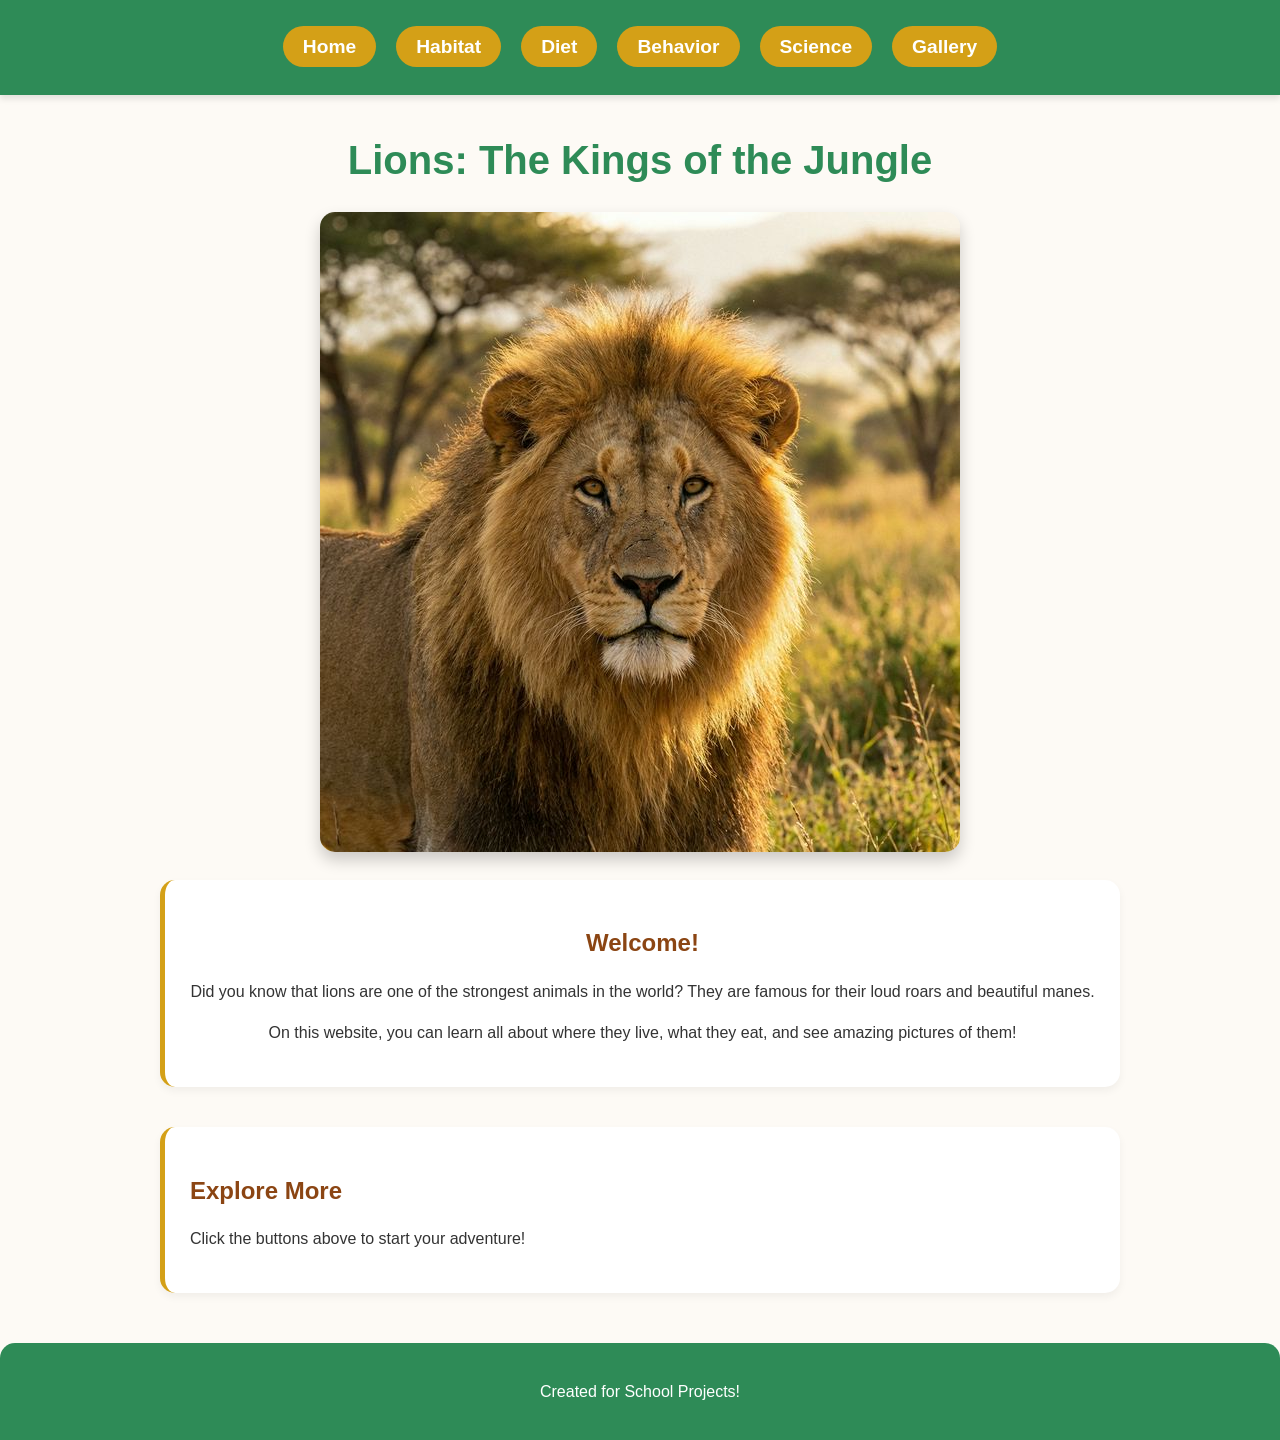
<file: index.html>
<!DOCTYPE html>
<html lang="en">

<head>
    <meta charset="UTF-8">
    <meta name="viewport" content="width=device-width, initial-scale=1.0">
    <title>Lions: Kings of the Jungle</title>
    <link rel="stylesheet" href="styles.css">
</head>

<body>

    <header>
        <nav>
            <ul>
                <li><a href="index.html">Home</a></li>
                <li><a href="habitat.html">Habitat</a></li>
                <li><a href="diet.html">Diet</a></li>
                <li><a href="behavior.html">Behavior</a></li>
                <li><a href="classification.html">Science</a></li>
                <li><a href="gallery.html">Gallery</a></li>
            </ul>
        </nav>
    </header>

    <main>
        <section class="hero">
            <h1>Lions: The Kings of the Jungle</h1>
            <!-- Image to be generated: realistic_lion_hero -->
            <img src="images/lion_hero.png" alt="A majestic male lion with a big mane looking at the camera">
            <div class="content-section">
                <h2>Welcome!</h2>
                <p>Did you know that lions are one of the strongest animals in the world? They are famous for their loud
                    roars and beautiful manes.</p>
                <p>On this website, you can learn all about where they live, what they eat, and see amazing pictures of
                    them!</p>
            </div>
        </section>

        <div class="content-section">
            <h2>Explore More</h2>
            <p>Click the buttons above to start your adventure!</p>
        </div>
    </main>

    <footer>
        <p>Created for School Projects!</p>
    </footer>

    <script src="scripts.js"></script>
</body>

</html>
</file>
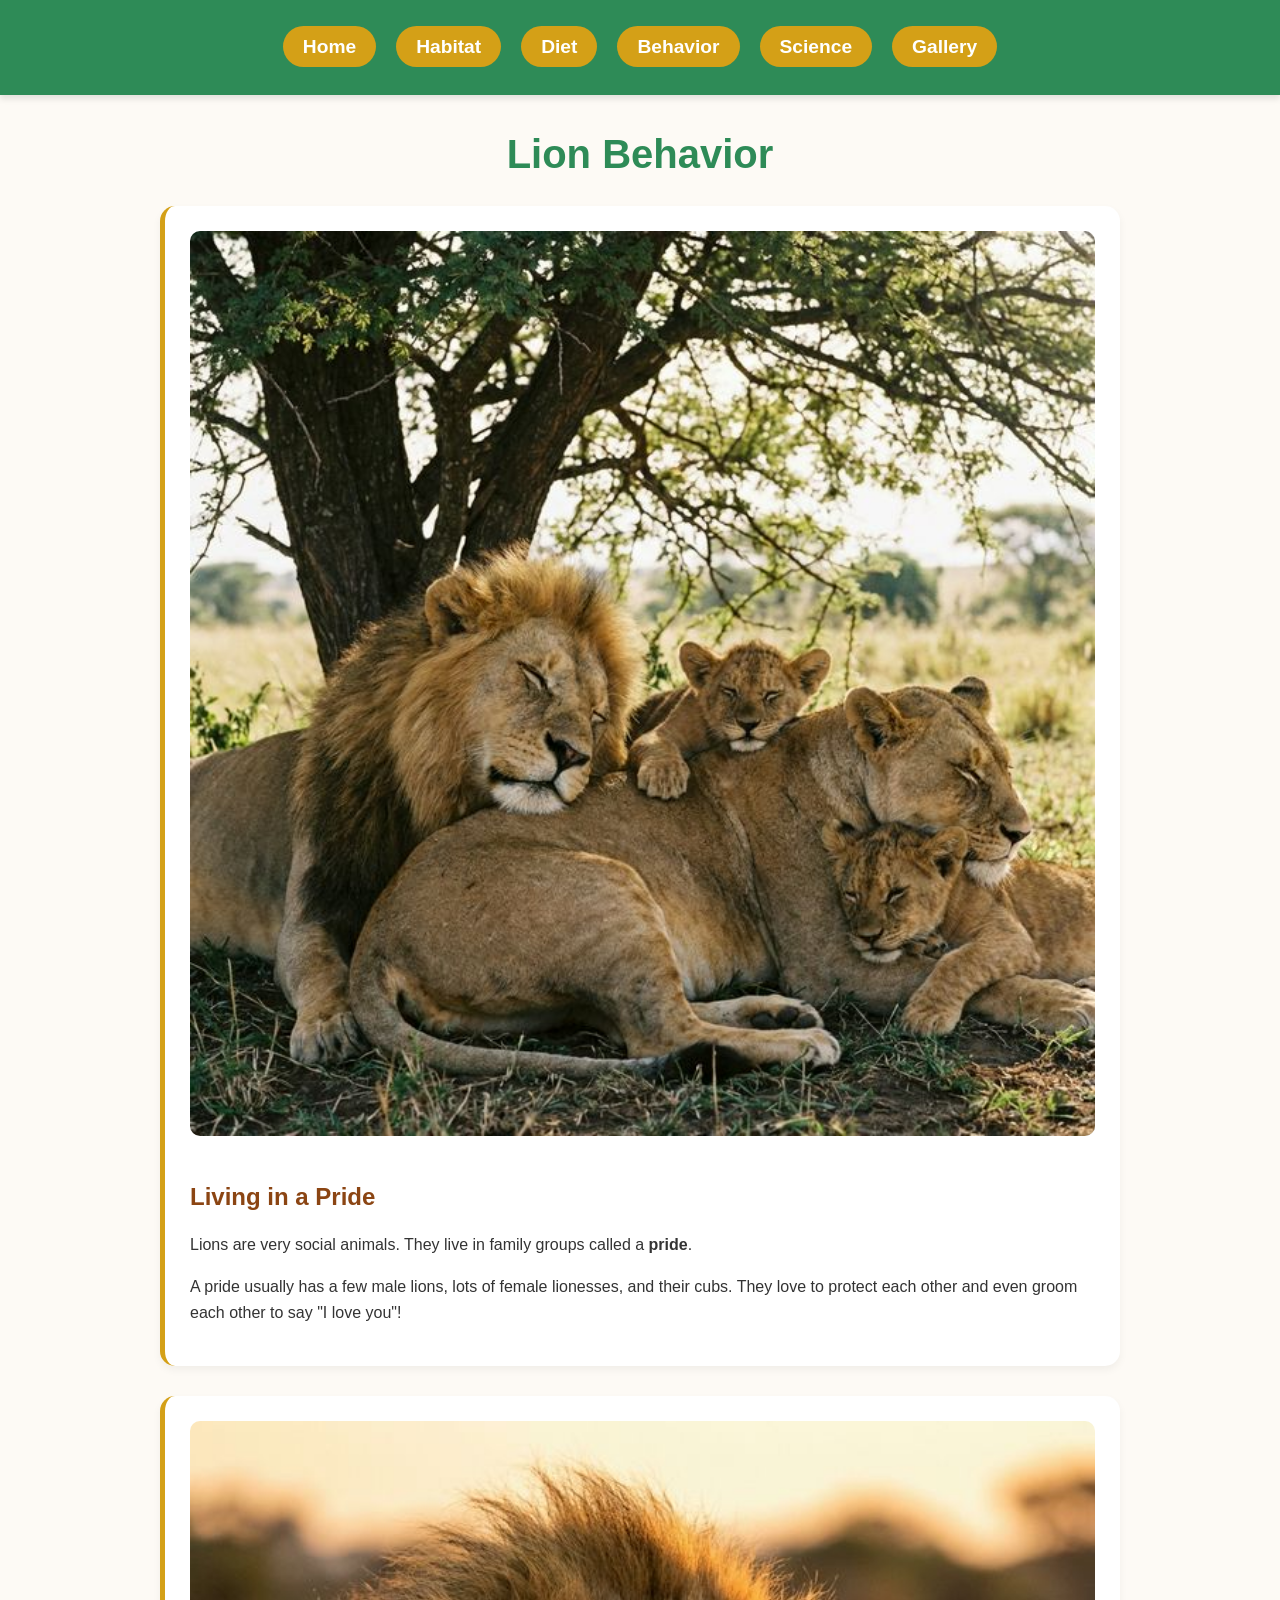
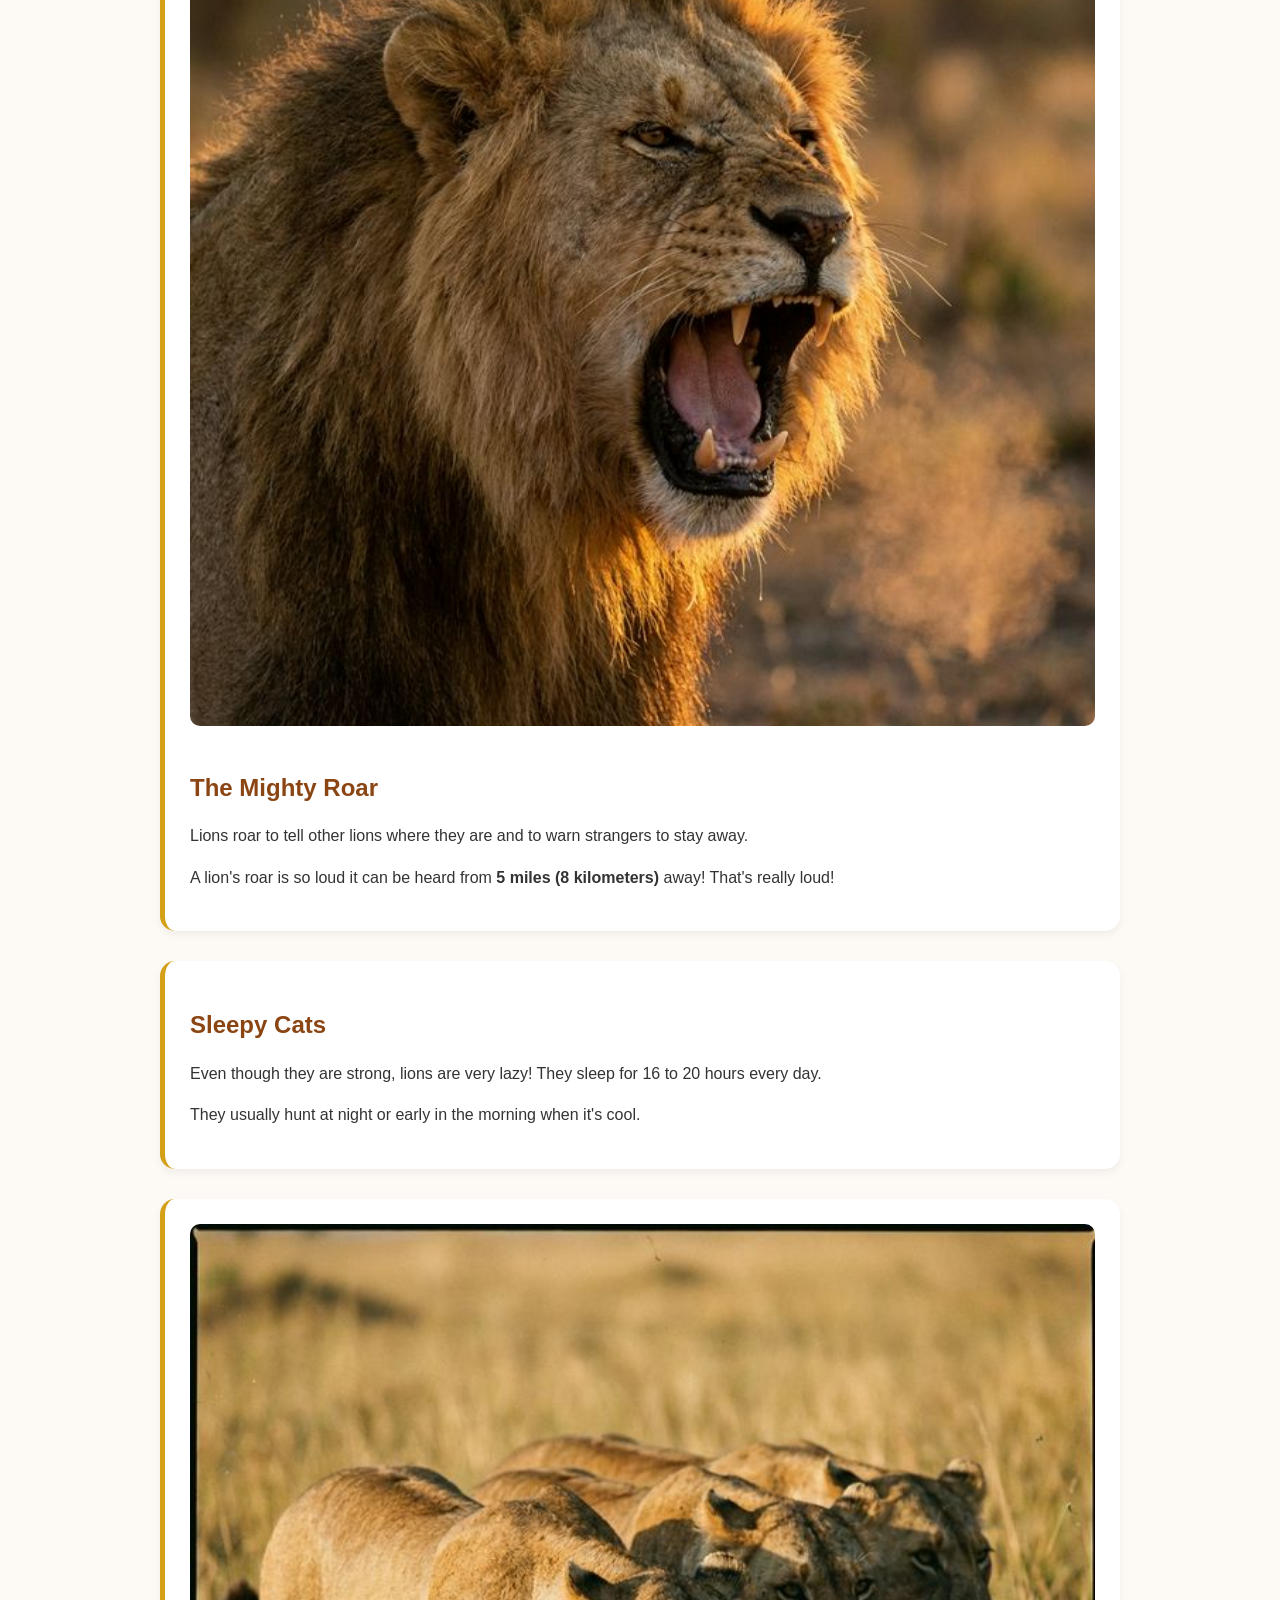
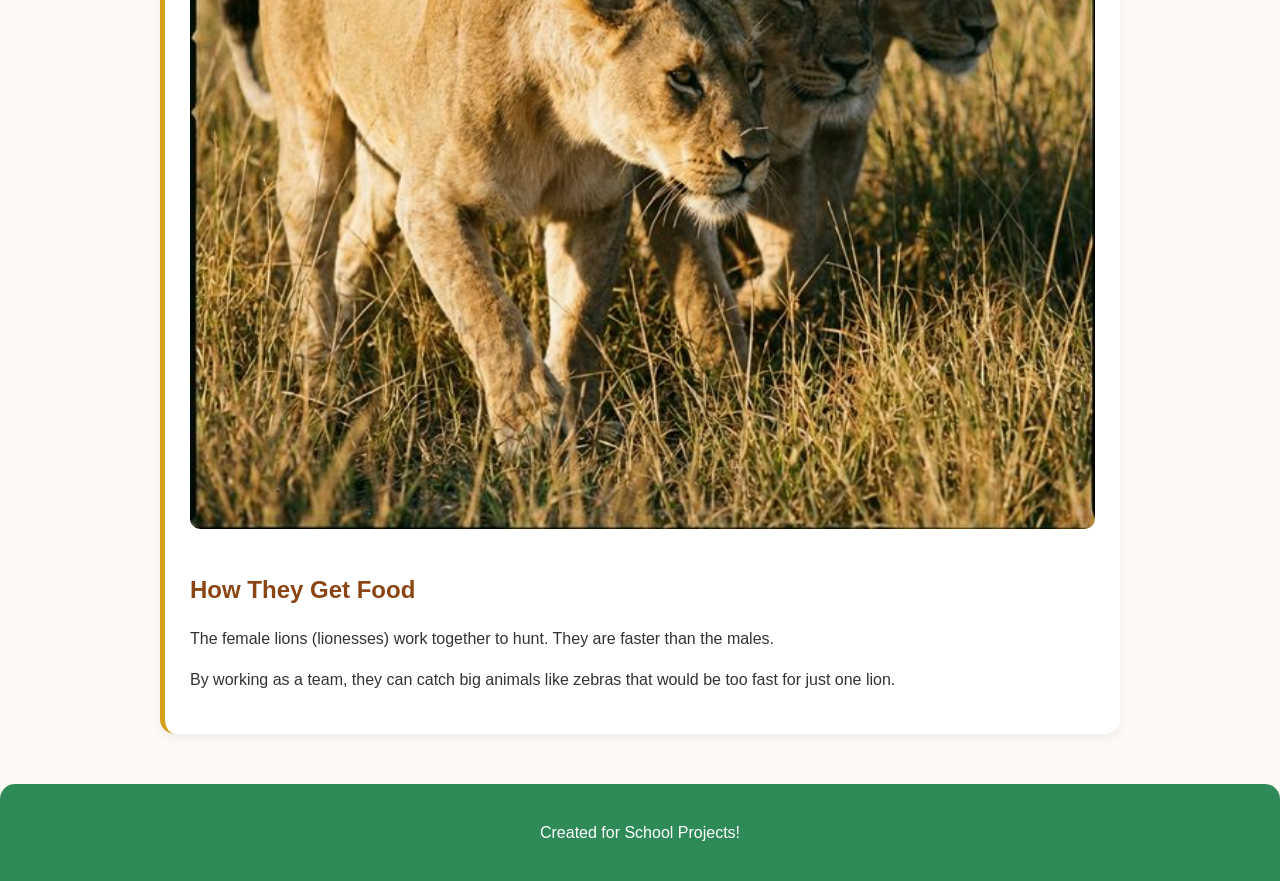
<file: behavior.html>
<!DOCTYPE html>
<html lang="en">

<head>
    <meta charset="UTF-8">
    <meta name="viewport" content="width=device-width, initial-scale=1.0">
    <title>Lion Behavior - How Do They Act?</title>
    <link rel="stylesheet" href="styles.css">
</head>

<body>

    <header>
        <nav>
            <ul>
                <li><a href="index.html">Home</a></li>
                <li><a href="habitat.html">Habitat</a></li>
                <li><a href="diet.html">Diet</a></li>
                <li><a href="behavior.html">Behavior</a></li>
                <li><a href="classification.html">Science</a></li>
                <li><a href="gallery.html">Gallery</a></li>
            </ul>
        </nav>
    </header>

    <main>
        <h1>Lion Behavior</h1>

        <div class="content-section">
            <img src="images/lion_family.png" alt="A lion pride resting together"
                style="width:100%; border-radius:10px; margin-bottom:15px;">
            <h2>Living in a Pride</h2>
            <p>Lions are very social animals. They live in family groups called a <strong>pride</strong>.</p>
            <p>A pride usually has a few male lions, lots of female lionesses, and their cubs. They love to protect each
                other and even groom each other to say "I love you"!</p>
        </div>

        <div class="content-section">
            <img src="images/lion_roar.png" alt="A lion roaring"
                style="width:100%; border-radius:10px; margin-bottom:15px;">
            <h2>The Mighty Roar</h2>
            <p>Lions roar to tell other lions where they are and to warn strangers to stay away.</p>
            <p>A lion's roar is so loud it can be heard from <strong>5 miles (8 kilometers)</strong> away! That's really
                loud!</p>
        </div>

        <div class="content-section">
            <h2>Sleepy Cats</h2>
            <p>Even though they are strong, lions are very lazy! They sleep for 16 to 20 hours every day.</p>
            <p>They usually hunt at night or early in the morning when it's cool.</p>
        </div>

        <div class="content-section">
            <img src="images/lion_hunt.png" alt="Lionesses hunting"
                style="width:100%; border-radius:10px; margin-bottom:15px;">
            <h2>How They Get Food</h2>
            <p>The female lions (lionesses) work together to hunt. They are faster than the males.</p>
            <p>By working as a team, they can catch big animals like zebras that would be too fast for just one lion.
            </p>
        </div>
    </main>

    <footer>
        <p>Created for School Projects!</p>
    </footer>

    <script src="scripts.js"></script>
</body>

</html>
</file>
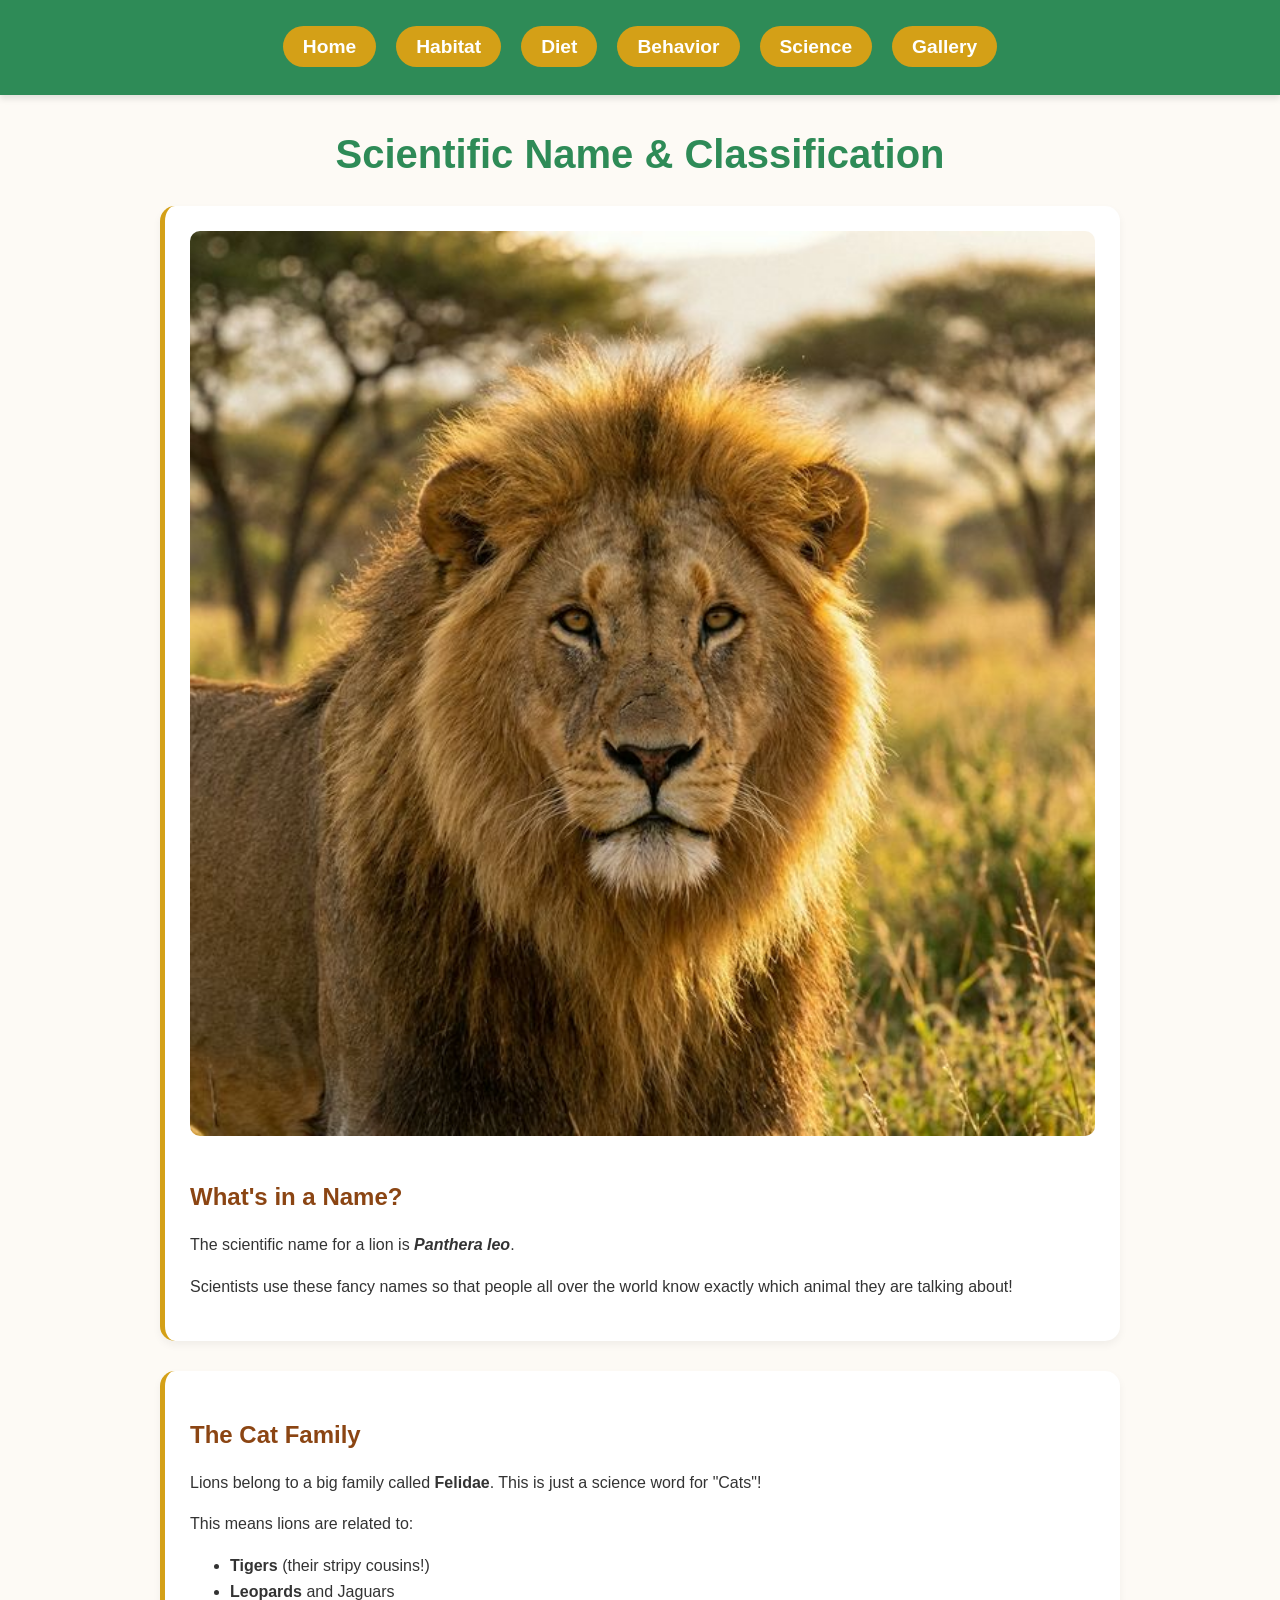
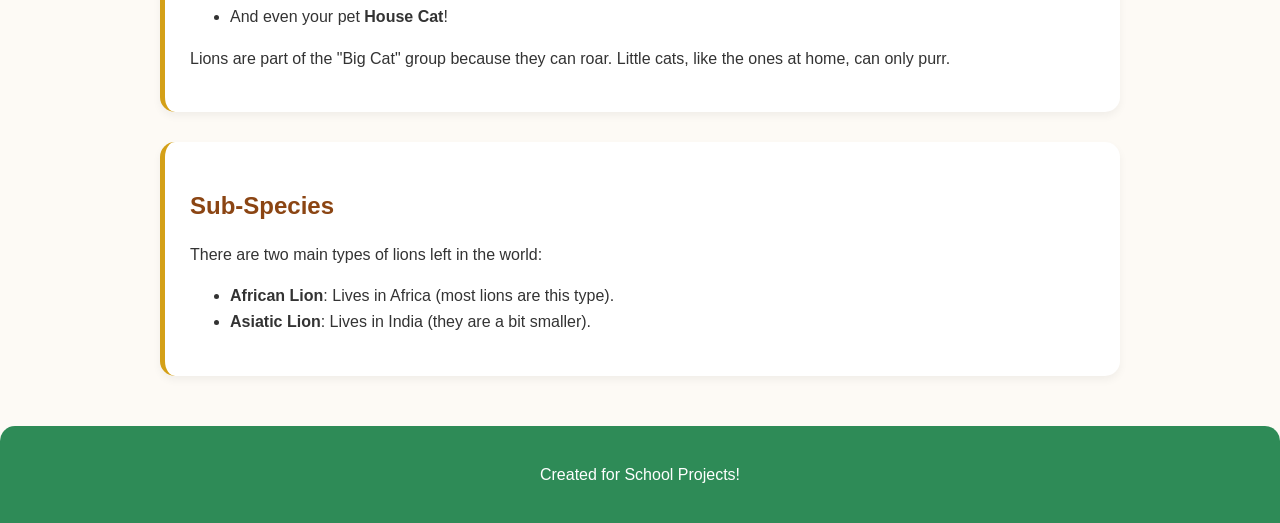
<file: classification.html>
<!DOCTYPE html>
<html lang="en">

<head>
    <meta charset="UTF-8">
    <meta name="viewport" content="width=device-width, initial-scale=1.0">
    <title>Lion Classification - Scientific Name</title>
    <link rel="stylesheet" href="styles.css">
</head>

<body>

    <header>
        <nav>
            <ul>
                <li><a href="index.html">Home</a></li>
                <li><a href="habitat.html">Habitat</a></li>
                <li><a href="diet.html">Diet</a></li>
                <li><a href="behavior.html">Behavior</a></li>
                <li><a href="classification.html">Science</a></li>
                <li><a href="gallery.html">Gallery</a></li>
            </ul>
        </nav>
    </header>

    <main>
        <h1>Scientific Name & Classification</h1>

        <div class="content-section">
            <img src="images/lion_hero.png" alt="A majestic male lion"
                style="width:100%; border-radius:10px; margin-bottom:15px;">
            <h2>What's in a Name?</h2>
            <p>The scientific name for a lion is <strong><em>Panthera leo</em></strong>.</p>
            <p>Scientists use these fancy names so that people all over the world know exactly which animal they are
                talking about!</p>
        </div>

        <div class="content-section">
            <h2>The Cat Family</h2>
            <p>Lions belong to a big family called <strong>Felidae</strong>. This is just a science word for "Cats"!</p>
            <p>This means lions are related to:</p>
            <ul>
                <li><strong>Tigers</strong> (their stripy cousins!)</li>
                <li><strong>Leopards</strong> and Jaguars</li>
                <li>And even your pet <strong>House Cat</strong>!</li>
            </ul>
            <p>Lions are part of the "Big Cat" group because they can roar. Little cats, like the ones at home, can only
                purr.</p>
        </div>

        <div class="content-section">
            <h2>Sub-Species</h2>
            <p>There are two main types of lions left in the world:</p>
            <ul>
                <li><strong>African Lion</strong>: Lives in Africa (most lions are this type).</li>
                <li><strong>Asiatic Lion</strong>: Lives in India (they are a bit smaller).</li>
            </ul>
        </div>
    </main>

    <footer>
        <p>Created for School Projects!</p>
    </footer>

    <script src="scripts.js"></script>
</body>

</html>
</file>
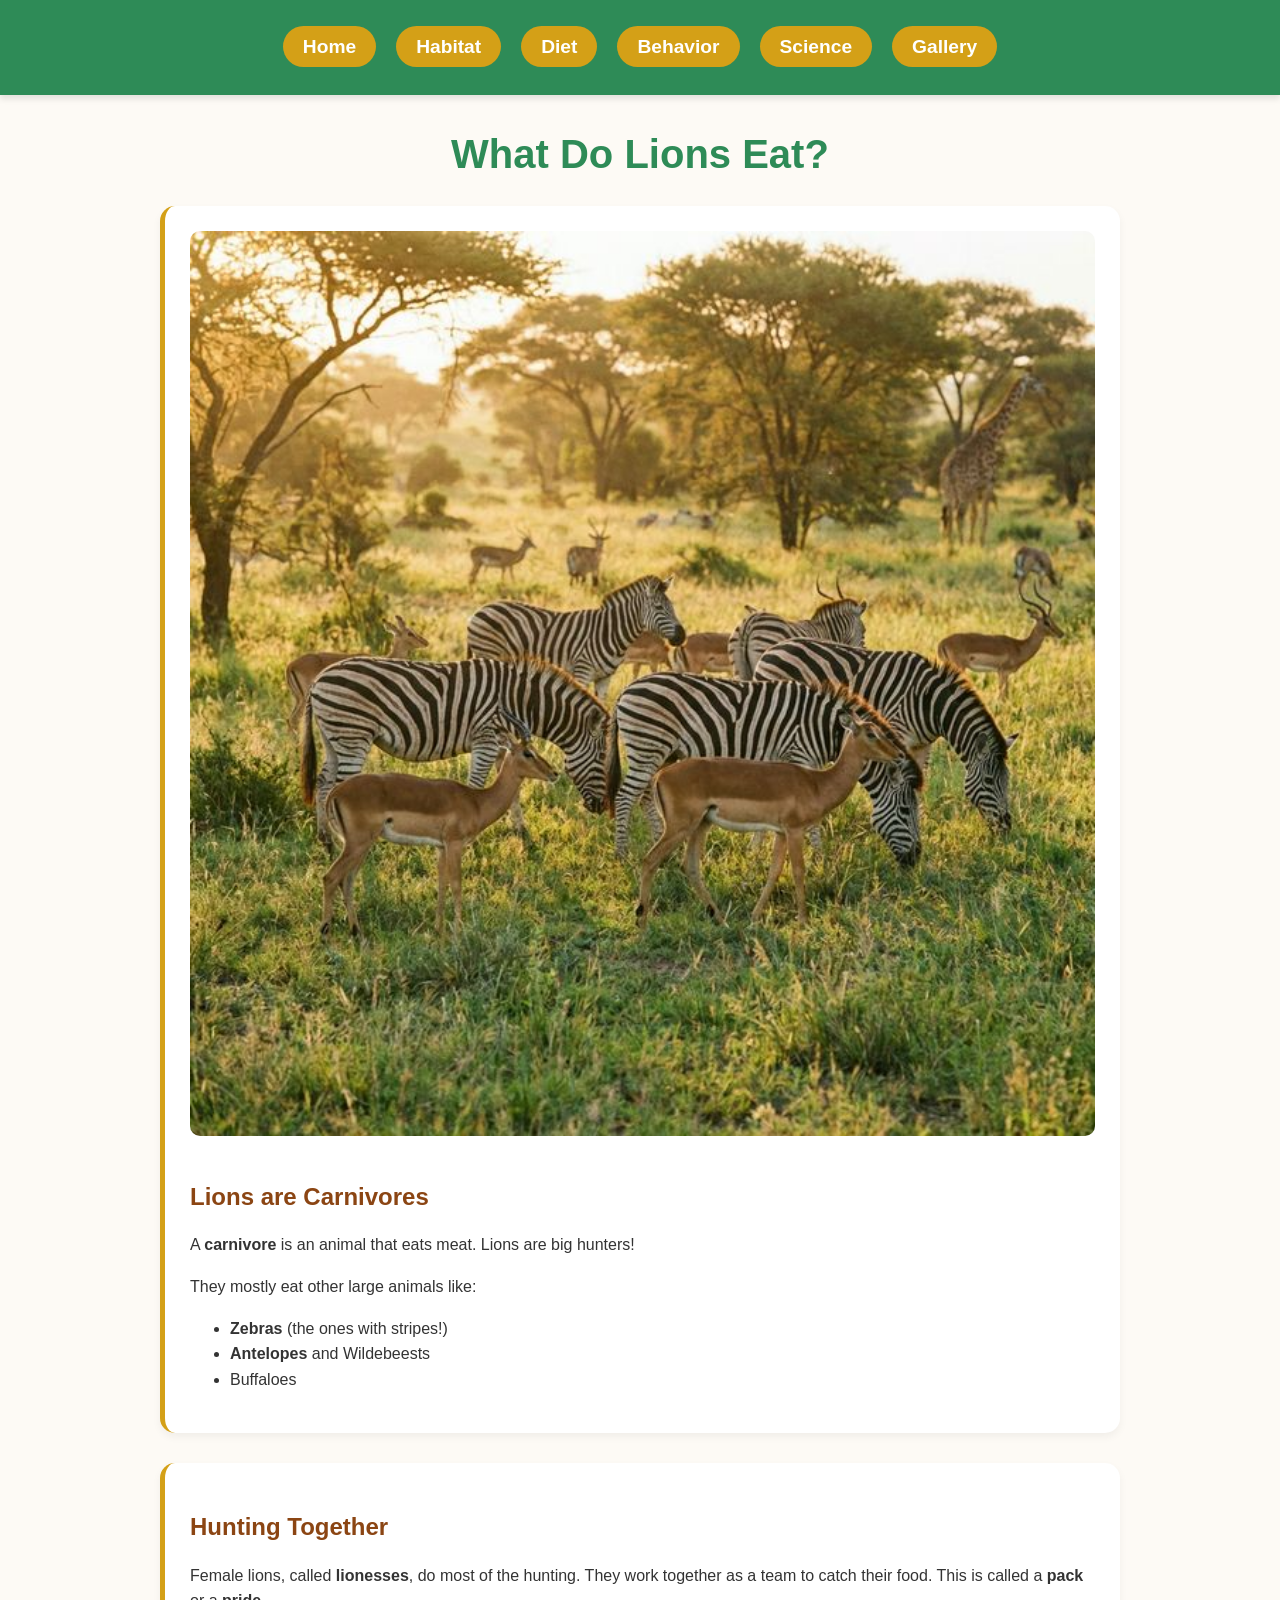
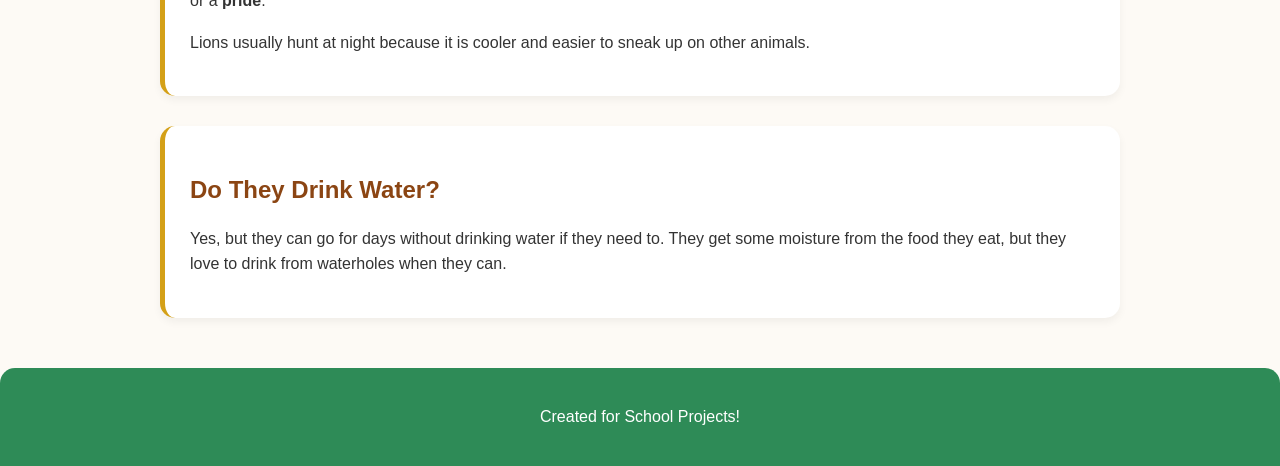
<file: diet.html>
<!DOCTYPE html>
<html lang="en">

<head>
    <meta charset="UTF-8">
    <meta name="viewport" content="width=device-width, initial-scale=1.0">
    <title>Lion Diet - What Do They Eat?</title>
    <link rel="stylesheet" href="styles.css">
</head>

<body>

    <header>
        <nav>
            <ul>
                <li><a href="index.html">Home</a></li>
                <li><a href="habitat.html">Habitat</a></li>
                <li><a href="diet.html">Diet</a></li>
                <li><a href="behavior.html">Behavior</a></li>
                <li><a href="classification.html">Science</a></li>
                <li><a href="gallery.html">Gallery</a></li>
            </ul>
        </nav>
    </header>

    <main>
        <h1>What Do Lions Eat?</h1>

        <div class="content-section">
            <img src="images/prey.png" alt="Zebras grazing peacefully in the savanna"
                style="width:100%; border-radius:10px; margin-bottom:15px;">
            <h2>Lions are Carnivores</h2>
            <p>A <strong>carnivore</strong> is an animal that eats meat. Lions are big hunters!</p>
            <p>They mostly eat other large animals like:</p>
            <ul>
                <li><strong>Zebras</strong> (the ones with stripes!)</li>
                <li><strong>Antelopes</strong> and Wildebeests</li>
                <li>Buffaloes</li>
            </ul>
        </div>

        <div class="content-section">
            <h2>Hunting Together</h2>
            <p>Female lions, called <strong>lionesses</strong>, do most of the hunting. They work together as a team to
                catch their food. This is called a <strong>pack</strong> or a <strong>pride</strong>.</p>
            <p>Lions usually hunt at night because it is cooler and easier to sneak up on other animals.</p>
        </div>

        <div class="content-section">
            <h2>Do They Drink Water?</h2>
            <p>Yes, but they can go for days without drinking water if they need to. They get some moisture from the
                food they eat, but they love to drink from waterholes when they can.</p>
        </div>
    </main>

    <footer>
        <p>Created for School Projects!</p>
    </footer>

    <script src="scripts.js"></script>
</body>

</html>
</file>
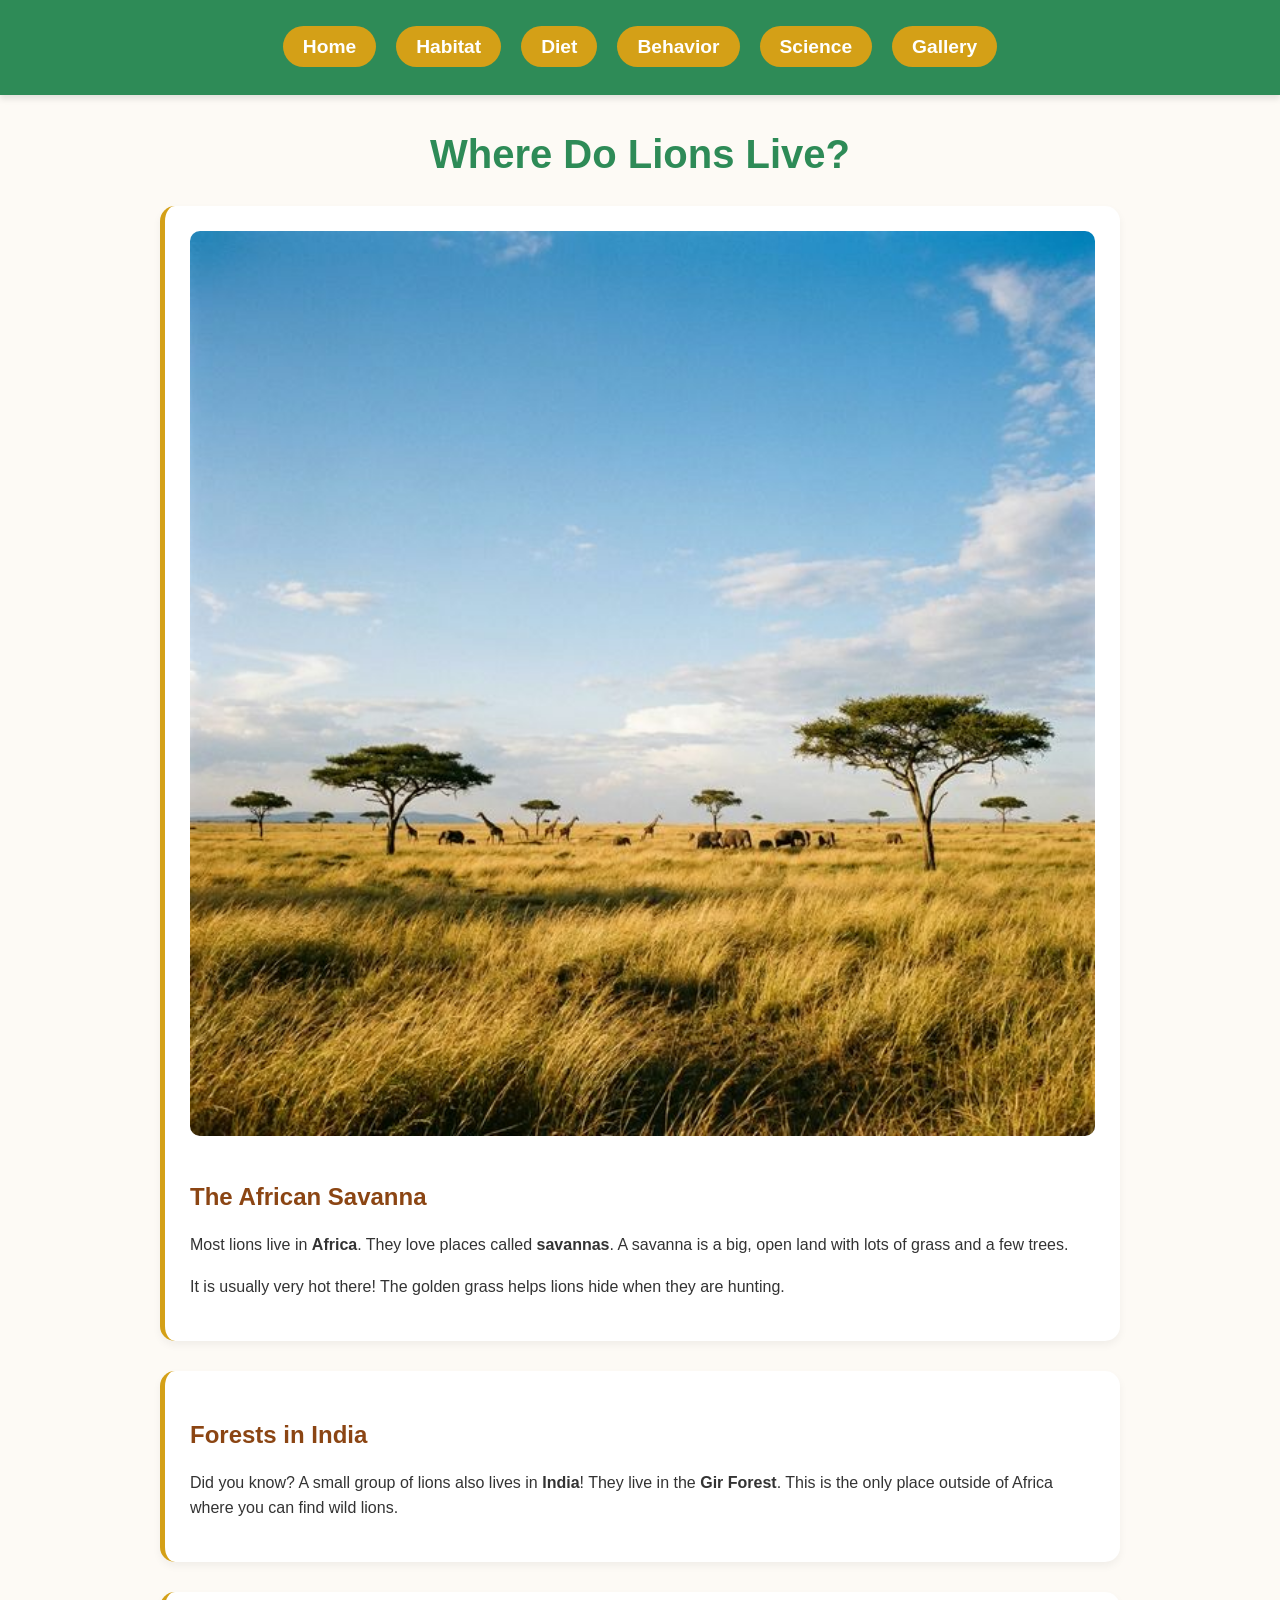
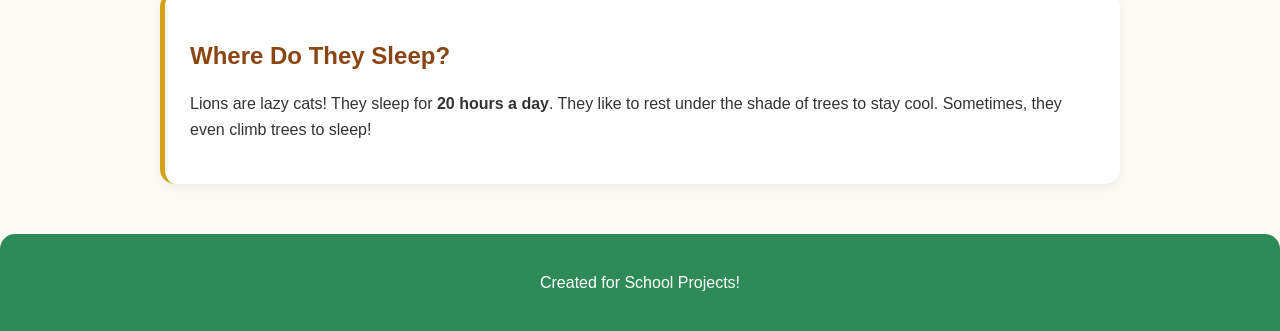
<file: habitat.html>
<!DOCTYPE html>
<html lang="en">

<head>
    <meta charset="UTF-8">
    <meta name="viewport" content="width=device-width, initial-scale=1.0">
    <title>Lion Habitat - Where Do They Live?</title>
    <link rel="stylesheet" href="styles.css">
</head>

<body>

    <header>
        <nav>
            <ul>
                <li><a href="index.html">Home</a></li>
                <li><a href="habitat.html">Habitat</a></li>
                <li><a href="diet.html">Diet</a></li>
                <li><a href="behavior.html">Behavior</a></li>
                <li><a href="classification.html">Science</a></li>
                <li><a href="gallery.html">Gallery</a></li>
            </ul>
        </nav>
    </header>

    <main>
        <h1>Where Do Lions Live?</h1>

        <div class="content-section">
            <img src="images/savanna.png" alt="A sunny African savanna with golden grass and acacia trees"
                style="width:100%; border-radius:10px; margin-bottom:15px;">
            <h2>The African Savanna</h2>
            <p>Most lions live in <strong>Africa</strong>. They love places called <strong>savannas</strong>. A savanna
                is a big, open land with lots of grass and a few trees.</p>
            <p>It is usually very hot there! The golden grass helps lions hide when they are hunting.</p>
        </div>

        <div class="content-section">
            <h2>Forests in India</h2>
            <p>Did you know? A small group of lions also lives in <strong>India</strong>! They live in the <strong>Gir
                    Forest</strong>. This is the only place outside of Africa where you can find wild lions.</p>
        </div>

        <div class="content-section">
            <h2>Where Do They Sleep?</h2>
            <p>Lions are lazy cats! They sleep for <strong>20 hours a day</strong>. They like to rest under the shade of
                trees to stay cool. Sometimes, they even climb trees to sleep!</p>
        </div>
    </main>

    <footer>
        <p>Created for School Projects!</p>
    </footer>

    <script src="scripts.js"></script>
</body>

</html>
</file>
<file: styles.css>
:root {
    --primary-color: #d4a017; /* Lion Gold */
    --secondary-color: #2e8b57; /* Nature Green */
    --accent-color: #8b4513; /* Earth Brown */
    --text-color: #333;
    --background-color: #fdfaf5; /* Warm clear off-white */
    --font-heading: 'Verdana', sans-serif; /* Clean, readable */
    --font-body: 'Arial', sans-serif;
}

* {
    box-sizing: border-box;
}

body {
    font-family: var(--font-body);
    background-color: var(--background-color);
    color: var(--text-color);
    margin: 0;
    padding: 0;
    line-height: 1.6;
}

h1, h2, h3 {
    font-family: var(--font-heading);
    color: var(--accent-color);
    margin-bottom: 0.5em;
}

h1 {
    font-size: 2.5rem;
    text-align: center;
    color: var(--secondary-color);
}

header {
    background-color: var(--secondary-color);
    padding: 1rem;
    text-align: center;
    box-shadow: 0 4px 6px rgba(0,0,0,0.1);
}

nav ul {
    list-style: none;
    padding: 0;
    display: flex;
    justify-content: center;
    gap: 20px;
    flex-wrap: wrap;
}

nav a {
    text-decoration: none;
    color: white;
    font-weight: bold;
    font-size: 1.2rem;
    background-color: var(--primary-color);
    padding: 10px 20px;
    border-radius: 25px;
    transition: transform 0.2s, background-color 0.2s;
}

nav a:hover {
    transform: scale(1.1);
    background-color: #b8860b;
}

main {
    max-width: 1000px;
    margin: 20px auto;
    padding: 0 20px;
}

.hero {
    text-align: center;
    margin-bottom: 40px;
}

.hero img {
    max-width: 100%;
    height: auto;
    border-radius: 15px;
    box-shadow: 0 8px 16px rgba(0,0,0,0.2);
    margin-bottom: 20px;
}

.content-section {
    background: white;
    padding: 25px;
    border-radius: 15px;
    box-shadow: 0 4px 8px rgba(0,0,0,0.05);
    margin-bottom: 30px;
    border-left: 5px solid var(--primary-color);
}

.gallery-grid {
    display: grid;
    grid-template-columns: repeat(auto-fit, minmax(200px, 1fr));
    gap: 20px;
}

.gallery-item {
    cursor: pointer;
    transition: transform 0.3s;
    background: white;
    padding: 10px;
    border-radius: 10px;
    box-shadow: 0 2px 5px rgba(0,0,0,0.1);
}

.gallery-item:hover {
    transform: scale(1.05);
}

.gallery-item img {
    width: 100%;
    height: 200px;
    object-fit: cover;
    border-radius: 5px;
}

.gallery-caption {
    text-align: center;
    margin-top: 10px;
    font-weight: bold;
    color: var(--accent-color);
}

/* Lightbox Styles */
.lightbox {
    display: none;
    position: fixed;
    z-index: 1000;
    left: 0;
    top: 0;
    width: 100%;
    height: 100%;
    background-color: rgba(0,0,0,0.9);
    justify-content: center;
    align-items: center;
    flex-direction: column;
}

.lightbox-content {
    max-width: 90%;
    max-height: 80vh;
    border-radius: 5px;
    margin-bottom: 15px;
}

.lightbox-caption {
    color: white;
    font-size: 1.2rem;
    margin-bottom: 15px;
}

.close-btn {
    position: absolute;
    top: 20px;
    right: 40px;
    color: white;
    font-size: 40px;
    font-weight: bold;
    cursor: pointer;
}

.nav-btn {
    cursor: pointer;
    position: absolute;
    top: 50%;
    width: auto;
    padding: 16px;
    margin-top: -50px;
    color: white;
    font-weight: bold;
    font-size: 30px;
    transition: 0.6s ease;
    border-radius: 0 3px 3px 0;
    user-select: none;
    background-color: rgba(0,0,0,0.4);
}

.prev {
    left: 0;
    border-radius: 3px 0 0 3px;
}

.next {
    right: 0;
    border-radius: 3px 0 0 3px;
}

.nav-btn:hover {
    background-color: rgba(0,0,0,0.8);
}

footer {
    text-align: center;
    margin-top: 50px;
    padding: 20px;
    background-color: var(--secondary-color);
    color: white;
    border-radius: 15px 15px 0 0;
}

/* Responsive adjustments */
@media (max-width: 600px) {
    h1 { font-size: 1.8rem; }
    nav a { padding: 8px 15px; font-size: 1rem; }
}
</file>
